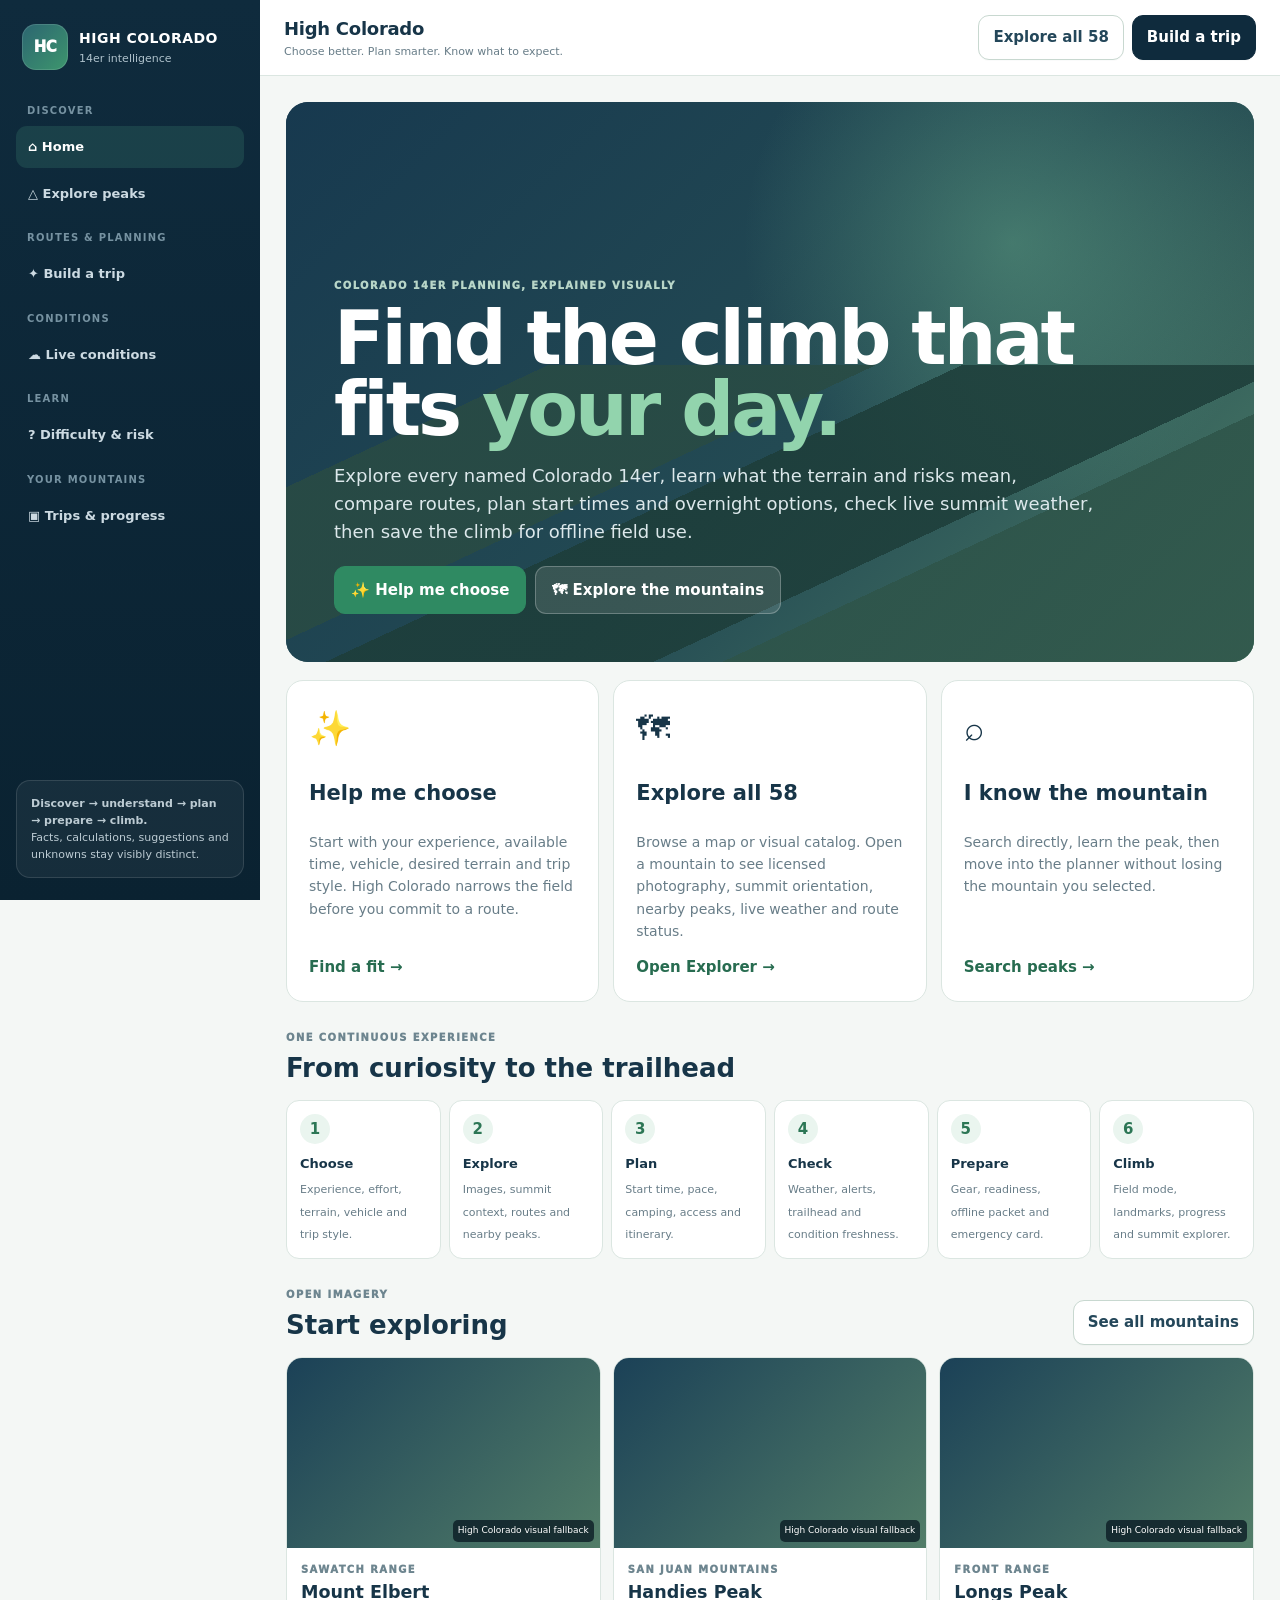
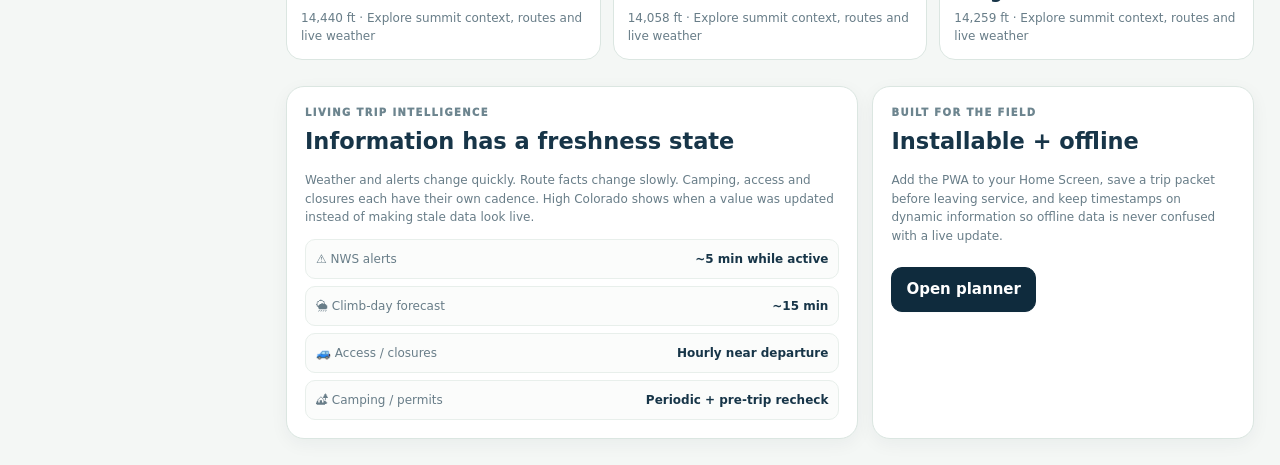
<file: index.html>
<!doctype html><html lang="en"><head><meta charset="utf-8"><meta name="viewport" content="width=device-width,initial-scale=1"><meta name="theme-color" content="#10283d"><link rel="manifest" href="./manifest.webmanifest"><link rel="stylesheet" href="./app.css"><title>High Colorado — Find, Learn & Plan Colorado 14ers</title><style>
.hero{min-height:560px;border-radius:22px;overflow:hidden;position:relative;background:linear-gradient(135deg,#123047,#3f745f);color:#fff;display:grid;align-items:end}.hero-media{position:absolute;inset:0;background:radial-gradient(circle at 75% 25%,rgba(128,206,157,.35),transparent 32%),linear-gradient(135deg,#17394f,#234a53 55%,#4b7c66)}.hero-media:after{content:"";position:absolute;left:-5%;right:-5%;bottom:-2%;height:55%;background:linear-gradient(155deg,transparent 0 18%,#294b43 18% 37%,transparent 37% 42%,#1d3d39 42% 61%,transparent 61% 65%,#2e5449 65%);opacity:.85}.hero-copy{position:relative;z-index:2;padding:48px;max-width:880px}.hero h1{font-size:clamp(40px,6vw,74px);line-height:.95;margin:10px 0 16px;letter-spacing:-.04em}.hero p{max-width:760px;font-size:18px;line-height:1.55;color:#dce8eb}.hero-actions{display:flex;gap:9px;flex-wrap:wrap;margin-top:20px}.hero .btn{min-height:48px;padding:12px 16px}.path-grid{display:grid;grid-template-columns:repeat(3,1fr);gap:14px;margin:18px 0}.path-card{min-height:250px;text-decoration:none;padding:22px;border:1px solid var(--line);border-radius:17px;background:#fff;display:flex;flex-direction:column}.path-icon{font-size:34px}.path-card h2{margin:24px 0 7px;font-size:21px}.path-card p{color:var(--muted);line-height:1.6;font-size:14px}.path-card b{margin-top:auto;color:#276c50}.steps{display:grid;grid-template-columns:repeat(6,1fr);gap:8px;margin-top:12px}.step{background:#fff;border:1px solid var(--line);border-radius:13px;padding:13px;min-height:120px}.step i{display:grid;width:30px;height:30px;border-radius:50%;place-items:center;background:#eaf5ef;color:#2c7655;font-style:normal;font-weight:900}.step b{display:block;margin:10px 0 4px;font-size:13px}.step span{font-size:11px;color:var(--muted);line-height:1.4}.section-head{display:flex;justify-content:space-between;gap:12px;align-items:end;margin-top:28px}.section-head h2{margin:4px 0 0;font-size:26px}.featured{display:grid;grid-template-columns:repeat(3,1fr);gap:12px;margin-top:12px}.feature{border:1px solid var(--line);border-radius:16px;overflow:hidden;background:#fff;text-decoration:none}.feature-img{height:190px;background:linear-gradient(135deg,#1b4157,#527d68);position:relative;overflow:hidden}.feature-img img{width:100%;height:100%;object-fit:cover}.feature-body{padding:14px}.feature-body h3{margin:2px 0 4px}.feature-body p{font-size:12px;color:var(--muted);margin:0}.feature-credit{position:absolute;right:6px;bottom:6px;background:rgba(8,24,34,.76);color:#fff;font-size:9px;padding:4px 5px;border-radius:5px;max-width:90%}.living{display:grid;grid-template-columns:1.2fr .8fr;gap:14px;margin-top:26px}.live-list{display:grid;gap:7px;margin-top:12px}.live-row{display:flex;justify-content:space-between;gap:12px;padding:10px;border:1px solid #e8efeb;border-radius:10px;background:#fbfcfb}.live-row span{font-size:12px;color:var(--muted)}.live-row b{font-size:12px}@media(max-width:1000px){.path-grid,.featured{grid-template-columns:1fr 1fr}.steps{grid-template-columns:repeat(3,1fr)}.living{grid-template-columns:1fr}}@media(max-width:620px){.path-grid,.featured{grid-template-columns:1fr}.steps{grid-template-columns:1fr 1fr}.hero-copy{padding:26px}}
</style></head><body><div class="shell"><aside class="side"><a class="brand" href="./index.html"><div class="logo">HC</div><div><b>HIGH COLORADO</b><small>14er intelligence</small></div></a><nav class="nav"><div class="nav-label">Discover</div><a class="active" href="./index.html">⌂ Home</a><a href="./explore.html">△ Explore peaks</a><div class="nav-label">Routes & planning</div><a href="./planner.html">✦ Build a trip</a><div class="nav-label">Conditions</div><a href="./conditions.html">☁ Live conditions</a><div class="nav-label">Learn</div><a href="./learn.html">? Difficulty & risk</a><div class="nav-label">Your mountains</div><a href="./planner.html#itinerary">▣ Trips & progress</a></nav><div class="side-note"><b>Discover → understand → plan → prepare → climb.</b><br>Facts, calculations, suggestions and unknowns stay visibly distinct.</div></aside><main><header class="top"><div><strong>High Colorado</strong><small>Choose better. Plan smarter. Know what to expect.</small></div><div class="top-actions"><a class="btn" href="./explore.html">Explore all 58</a><a class="btn primary" href="./planner.html">Build a trip</a></div></header><div class="content"><section class="hero"><div class="hero-media"></div><div class="hero-copy"><div class="eyebrow" style="color:#b8d6c8">Colorado 14er planning, explained visually</div><h1>Find the climb that fits <em style="font-style:normal;color:#92d4ad">your day.</em></h1><p>Explore every named Colorado 14er, learn what the terrain and risks mean, compare routes, plan start times and overnight options, check live summit weather, then save the climb for offline field use.</p><div class="hero-actions"><a class="btn green" href="./planner.html#map">✨ Help me choose</a><a class="btn" href="./explore.html" style="background:rgba(255,255,255,.12);color:#fff;border-color:rgba(255,255,255,.25)">🗺 Explore the mountains</a></div></div></section><section class="path-grid"><a class="path-card" href="./planner.html#map"><div class="path-icon">✨</div><h2>Help me choose</h2><p>Start with your experience, available time, vehicle, desired terrain and trip style. High Colorado narrows the field before you commit to a route.</p><b>Find a fit →</b></a><a class="path-card" href="./explore.html"><div class="path-icon">🗺</div><h2>Explore all 58</h2><p>Browse a map or visual catalog. Open a mountain to see licensed photography, summit orientation, nearby peaks, live weather and route status.</p><b>Open Explorer →</b></a><a class="path-card" href="./explore.html"><div class="path-icon">⌕</div><h2>I know the mountain</h2><p>Search directly, learn the peak, then move into the planner without losing the mountain you selected.</p><b>Search peaks →</b></a></section><section class="section-head"><div><div class="eyebrow">One continuous experience</div><h2>From curiosity to the trailhead</h2></div></section><div class="steps"><div class="step"><i>1</i><b>Choose</b><span>Experience, effort, terrain, vehicle and trip style.</span></div><div class="step"><i>2</i><b>Explore</b><span>Images, summit context, routes and nearby peaks.</span></div><div class="step"><i>3</i><b>Plan</b><span>Start time, pace, camping, access and itinerary.</span></div><div class="step"><i>4</i><b>Check</b><span>Weather, alerts, trailhead and condition freshness.</span></div><div class="step"><i>5</i><b>Prepare</b><span>Gear, readiness, offline packet and emergency card.</span></div><div class="step"><i>6</i><b>Climb</b><span>Field mode, landmarks, progress and summit explorer.</span></div></div><section class="section-head"><div><div class="eyebrow">Open imagery</div><h2>Start exploring</h2></div><a class="btn" href="./explore.html">See all mountains</a></section><div id="featured" class="featured"></div><section class="living"><div class="card"><div class="eyebrow">Living trip intelligence</div><h2 style="margin:5px 0">Information has a freshness state</h2><p class="muted" style="font-size:12px;line-height:1.55">Weather and alerts change quickly. Route facts change slowly. Camping, access and closures each have their own cadence. High Colorado shows when a value was updated instead of making stale data look live.</p><div class="live-list"><div class="live-row"><span>⚠ NWS alerts</span><b>~5 min while active</b></div><div class="live-row"><span>🌦 Climb-day forecast</span><b>~15 min</b></div><div class="live-row"><span>🚙 Access / closures</span><b>Hourly near departure</b></div><div class="live-row"><span>🏕 Camping / permits</span><b>Periodic + pre-trip recheck</b></div></div></div><div class="card"><div class="eyebrow">Built for the field</div><h2 style="margin:5px 0">Installable + offline</h2><p class="muted" style="font-size:12px;line-height:1.55">Add the PWA to your Home Screen, save a trip packet before leaving service, and keep timestamps on dynamic information so offline data is never confused with a live update.</p><a class="btn primary" href="./planner.html" style="margin-top:10px">Open planner</a></div></section></div></main></div><script src="./peaks.js"></script><script src="./media.js"></script><nav class="mobile-nav" aria-label="Mobile navigation"><a class="active" href="./index.html"><span>⌂</span>Home</a><a href="./explore.html"><span>△</span>Explore</a><a href="./planner.html"><span>✦</span>Plan</a><a href="./conditions.html"><span>☁</span>Conditions</a><a href="./learn.html"><span>?</span>Learn</a></nav><script>
const featuredIds=['mount-elbert','handies-peak','longs-peak'],wrap=document.getElementById('featured');featuredIds.forEach(id=>{const p=HC_PEAKS.find(x=>x.id===id),a=document.createElement('a');a.className='feature';a.href='./explore.html?peak='+p.id;a.innerHTML=`<div class="feature-img"><div class="feature-credit">Open-license image loading…</div></div><div class="feature-body"><div class="eyebrow">${p.range}</div><h3>${p.name}</h3><p>${p.elevation.toLocaleString()} ft · Explore summit context, routes and live weather</p></div>`;wrap.appendChild(a);HighColoradoMedia.query(p).then(m=>{if(!m.hero)return;const img=document.createElement('img');img.src=m.hero.url;img.alt=p.name;const box=a.querySelector('.feature-img');box.prepend(img);a.querySelector('.feature-credit').textContent=HighColoradoMedia.credit(m.hero,true)}).catch(()=>{a.querySelector('.feature-credit').textContent='High Colorado visual fallback'})});if('serviceWorker'in navigator)navigator.serviceWorker.register('./sw.js').catch(()=>{});
</script><link rel="stylesheet" href="./responsive.css">
</body></html>
</file>
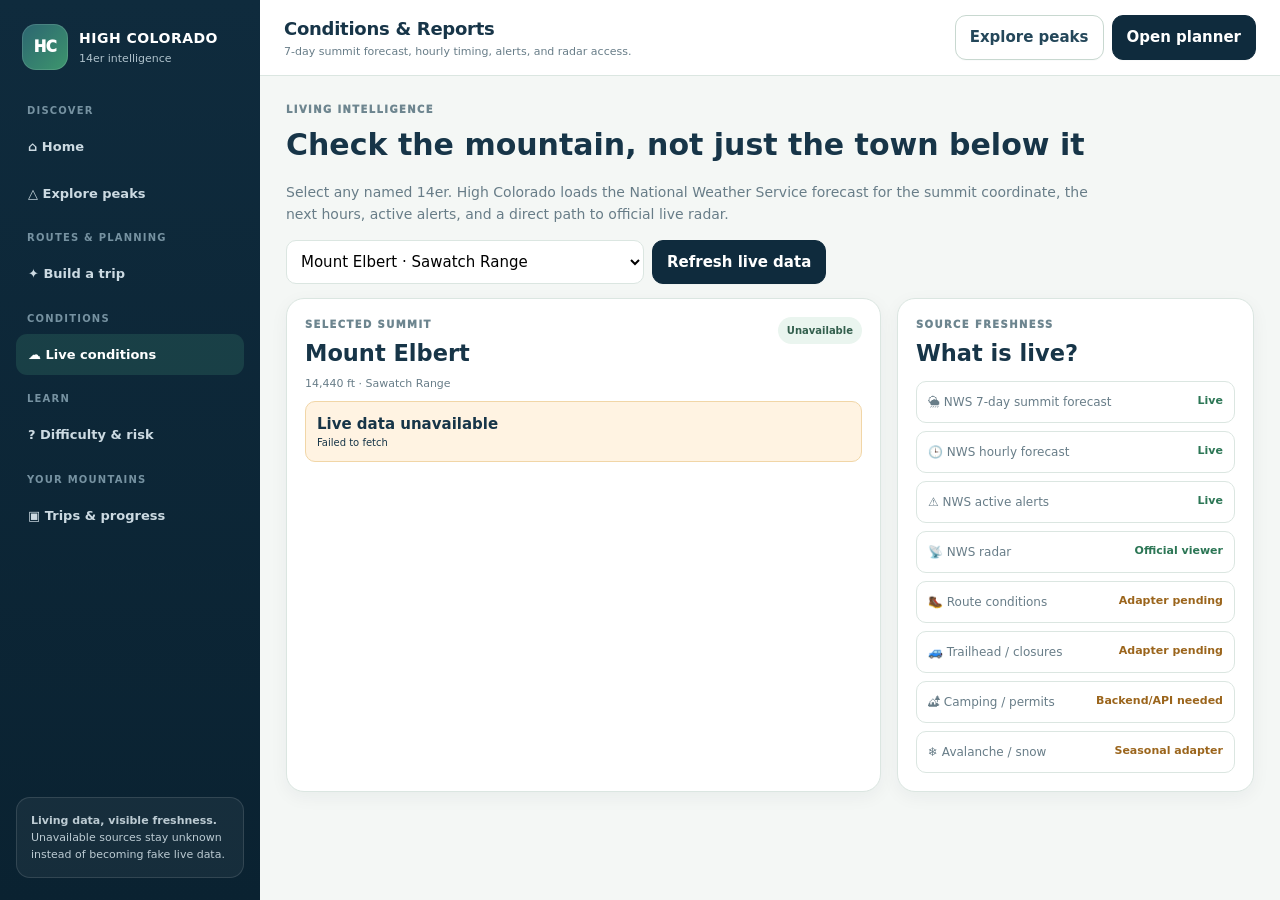
<file: conditions.html>
<!doctype html><html lang="en"><head><meta charset="utf-8"><meta name="viewport" content="width=device-width,initial-scale=1"><meta name="theme-color" content="#10283d"><link rel="manifest" href="./manifest.webmanifest"><link rel="stylesheet" href="./app.css"><title>Live Conditions — High Colorado</title><style>
.chooser{display:flex;gap:8px;flex-wrap:wrap;margin:14px 0}.chooser select{min-height:44px;border:1px solid var(--line);border-radius:10px;background:#fff;padding:0 10px;min-width:280px}.grid{display:grid;grid-template-columns:minmax(0,1.25fr) minmax(300px,.75fr);gap:16px}.headline{display:flex;justify-content:space-between;gap:12px;align-items:start}.weather-now{display:grid;grid-template-columns:80px 1fr;gap:14px;align-items:center;padding:16px;background:linear-gradient(135deg,#edf5f6,#f9fbfa);border:1px solid #dbe8e5;border-radius:16px;margin-top:14px}.weather-orb{width:80px;height:80px;border-radius:50%;display:grid;place-items:center;background:#fff;border:1px solid #d8e5e2;font-size:36px}.weather-now strong{font-size:38px;line-height:1}.weather-now p{margin:5px 0 0;color:var(--muted);font-size:12px}.forecast7{display:grid;grid-template-columns:repeat(7,minmax(80px,1fr));gap:7px;overflow-x:auto;margin-top:12px}.forecast7 div,.hourly div,.signal{background:#f6f9f7;border-radius:10px;padding:9px;text-align:center}.forecast7 small,.hourly small,.signal small{display:block;color:var(--muted);font-size:9px}.forecast7 b,.hourly b{font-size:15px}.hourly{display:flex;gap:7px;overflow-x:auto;margin-top:8px}.hourly div{min-width:82px}.section-label{font-size:9px;text-transform:uppercase;letter-spacing:.12em;color:#748792;font-weight:900;margin-top:14px}.alert{padding:11px;border-radius:10px;background:#fff3e2;border:1px solid #f1d6a7;margin-top:8px}.sources{display:grid;gap:8px}.source{display:flex;justify-content:space-between;gap:12px;padding:11px;border:1px solid var(--line);border-radius:10px;background:#fff}.source span{font-size:12px;color:var(--muted)}.source b{font-size:11px}.good{color:#2c7655}.pending{color:#9b651c}.weather-actions{display:grid;grid-template-columns:1fr 1fr;gap:8px;margin-top:12px}.weather-actions a{text-decoration:none}@media(max-width:1000px){.grid{grid-template-columns:1fr}.forecast7{grid-template-columns:repeat(7,100px)}}@media(max-width:600px){.weather-now{grid-template-columns:64px 1fr}.weather-orb{width:64px;height:64px;font-size:30px}.weather-now strong{font-size:32px}.weather-actions{grid-template-columns:1fr}.chooser select{min-width:0;width:100%}}</style></head><body><div class="shell"><aside class="side"><a class="brand" href="./index.html"><div class="logo">HC</div><div><b>HIGH COLORADO</b><small>14er intelligence</small></div></a><nav class="nav"><div class="nav-label">Discover</div><a href="./index.html">⌂ Home</a><a href="./explore.html">△ Explore peaks</a><div class="nav-label">Routes & planning</div><a href="./planner.html">✦ Build a trip</a><div class="nav-label">Conditions</div><a class="active" href="./conditions.html">☁ Live conditions</a><div class="nav-label">Learn</div><a href="./learn.html">? Difficulty & risk</a><div class="nav-label">Your mountains</div><a href="./planner.html#itinerary">▣ Trips & progress</a></nav><div class="side-note"><b>Living data, visible freshness.</b><br>Unavailable sources stay unknown instead of becoming fake live data.</div></aside><main><header class="top"><div><strong>Conditions & Reports</strong><small>7-day summit forecast, hourly timing, alerts, and radar access.</small></div><div class="top-actions"><a class="btn" href="./explore.html">Explore peaks</a><a class="btn primary" href="./planner.html">Open planner</a></div></header><div class="content"><div class="eyebrow">Living intelligence</div><h1 style="margin:5px 0">Check the mountain, not just the town below it</h1><p class="muted" style="max-width:820px;font-size:14px;line-height:1.6">Select any named 14er. High Colorado loads the National Weather Service forecast for the summit coordinate, the next hours, active alerts, and a direct path to official live radar.</p><div class="chooser"><select id="peak"></select><button id="refresh" class="btn primary">Refresh live data</button></div><div class="grid"><div class="card"><div class="headline"><div><div class="eyebrow">Selected summit</div><h2 id="name" style="margin:5px 0"></h2><div id="meta" class="muted" style="font-size:11px"></div></div><span id="fresh" class="chip">Loading</span></div><div id="weather"></div><div id="alerts"></div></div><aside class="card"><div class="eyebrow">Source freshness</div><h2 style="margin:5px 0 10px">What is live?</h2><div class="sources"><div class="source"><span>🌦 NWS 7-day summit forecast</span><b class="good">Live</b></div><div class="source"><span>🕒 NWS hourly forecast</span><b class="good">Live</b></div><div class="source"><span>⚠ NWS active alerts</span><b class="good">Live</b></div><div class="source"><span>📡 NWS radar</span><b class="good">Official viewer</b></div><div class="source"><span>🥾 Route conditions</span><b class="pending">Adapter pending</b></div><div class="source"><span>🚙 Trailhead / closures</span><b class="pending">Adapter pending</b></div><div class="source"><span>🏕 Camping / permits</span><b class="pending">Backend/API needed</b></div><div class="source"><span>❄ Avalanche / snow</span><b class="pending">Seasonal adapter</b></div></div></aside></div></div></main></div><script src="./peaks.js"></script><nav class="mobile-nav" aria-label="Mobile navigation"><a href="./index.html"><span>⌂</span>Home</a><a href="./explore.html"><span>△</span>Explore</a><a href="./planner.html"><span>✦</span>Plan</a><a class="active" href="./conditions.html"><span>☁</span>Conditions</a><a href="./learn.html"><span>?</span>Learn</a></nav><script>
const sel=document.getElementById('peak');sel.innerHTML=HC_PEAKS.map(p=>`<option value="${p.id}">${p.name} · ${p.range}</option>`).join('');const q=new URLSearchParams(location.search).get('peak');if(q&&HC_PEAKS.some(p=>p.id===q))sel.value=q;const emoji=t=>/thunder/i.test(t)?'⛈️':/snow|blizzard/i.test(t)?'❄️':/rain|shower/i.test(t)?'🌧️':/cloud|overcast/i.test(t)?'☁️':/partly|mostly sunny/i.test(t)?'🌤️':'☀️';async function load(){const p=HC_PEAKS.find(x=>x.id===sel.value);document.getElementById('name').textContent=p.name;document.getElementById('meta').textContent=`${p.elevation.toLocaleString()} ft · ${p.range}`;document.getElementById('fresh').textContent='Refreshing…';document.getElementById('weather').innerHTML='<div class="signal">Loading exact-summit NWS weather…</div>';document.getElementById('alerts').innerHTML='';try{const point=await fetch(`https://api.weather.gov/points/${p.lat},${p.lng}`).then(r=>{if(!r.ok)throw Error('Point lookup failed');return r.json()}),[f,h,al]=await Promise.all([fetch(point.properties.forecast).then(r=>r.json()),fetch(point.properties.forecastHourly).then(r=>r.json()),fetch(`https://api.weather.gov/alerts/active?point=${p.lat},${p.lng}`,{headers:{Accept:'application/geo+json'}}).then(r=>r.ok?r.json():({features:[]}))]),periods=f.properties.periods||[],days=periods.filter(x=>x.isDaytime).slice(0,7),hours=(h.properties.periods||[]).slice(0,12),now=hours[0]||periods[0];document.getElementById('weather').innerHTML=`<div class="weather-now"><div class="weather-orb">${emoji(now?.shortForecast||'')}</div><div><strong>${now?now.temperature+'°'+now.temperatureUnit:'—'}</strong><div>${now?.shortForecast||'Unavailable'}</div><p>${now?.windSpeed||'—'} ${now?.windDirection||''} · ${now?.probabilityOfPrecipitation?.value||0}% precip</p></div></div><div class="section-label">7-day forecast</div><div class="forecast7">${days.map(x=>`<div><small>${x.name}</small><div>${emoji(x.shortForecast)}</div><b>${x.temperature}°</b><small>${x.probabilityOfPrecipitation?.value||0}% precip<br>${x.windSpeed}</small></div>`).join('')}</div><div class="section-label">Next hours</div><div class="hourly">${hours.map(x=>`<div><small>${new Date(x.startTime).toLocaleTimeString([],{hour:'numeric'})}</small><div>${emoji(x.shortForecast)}</div><b>${x.temperature}°</b><small>${x.probabilityOfPrecipitation?.value||0}% precip</small></div>`).join('')}</div><div class="weather-actions"><a class="btn primary" href="https://radar.weather.gov/" target="_blank" rel="noreferrer">Open live NWS radar ↗</a><a class="btn" href="${point.properties.forecast}" target="_blank" rel="noreferrer">Official forecast ↗</a></div>`;document.getElementById('alerts').innerHTML=al.features?.length?`<div class="section-label">Active alerts</div>`+al.features.map(x=>`<div class="alert"><b>${x.properties.event}</b><div style="font-size:10px;margin-top:3px">${x.properties.headline||''}</div></div>`).join(''):'<div class="signal" style="margin-top:10px"><small>Active NWS alerts</small><b>No active alerts returned for this summit coordinate.</b></div>';document.getElementById('fresh').textContent='Updated '+new Date().toLocaleTimeString([],{hour:'numeric',minute:'2-digit'})}catch(e){document.getElementById('fresh').textContent='Unavailable';document.getElementById('weather').innerHTML=`<div class="alert"><b>Live data unavailable</b><div style="font-size:10px">${e.message}</div></div>`}}sel.onchange=()=>{history.replaceState({},'',`?peak=${sel.value}`);load()};document.getElementById('refresh').onclick=load;load();if('serviceWorker'in navigator)navigator.serviceWorker.register('./sw.js').catch(()=>{});
</script><link rel="stylesheet" href="./responsive.css">
</body></html>
</file>
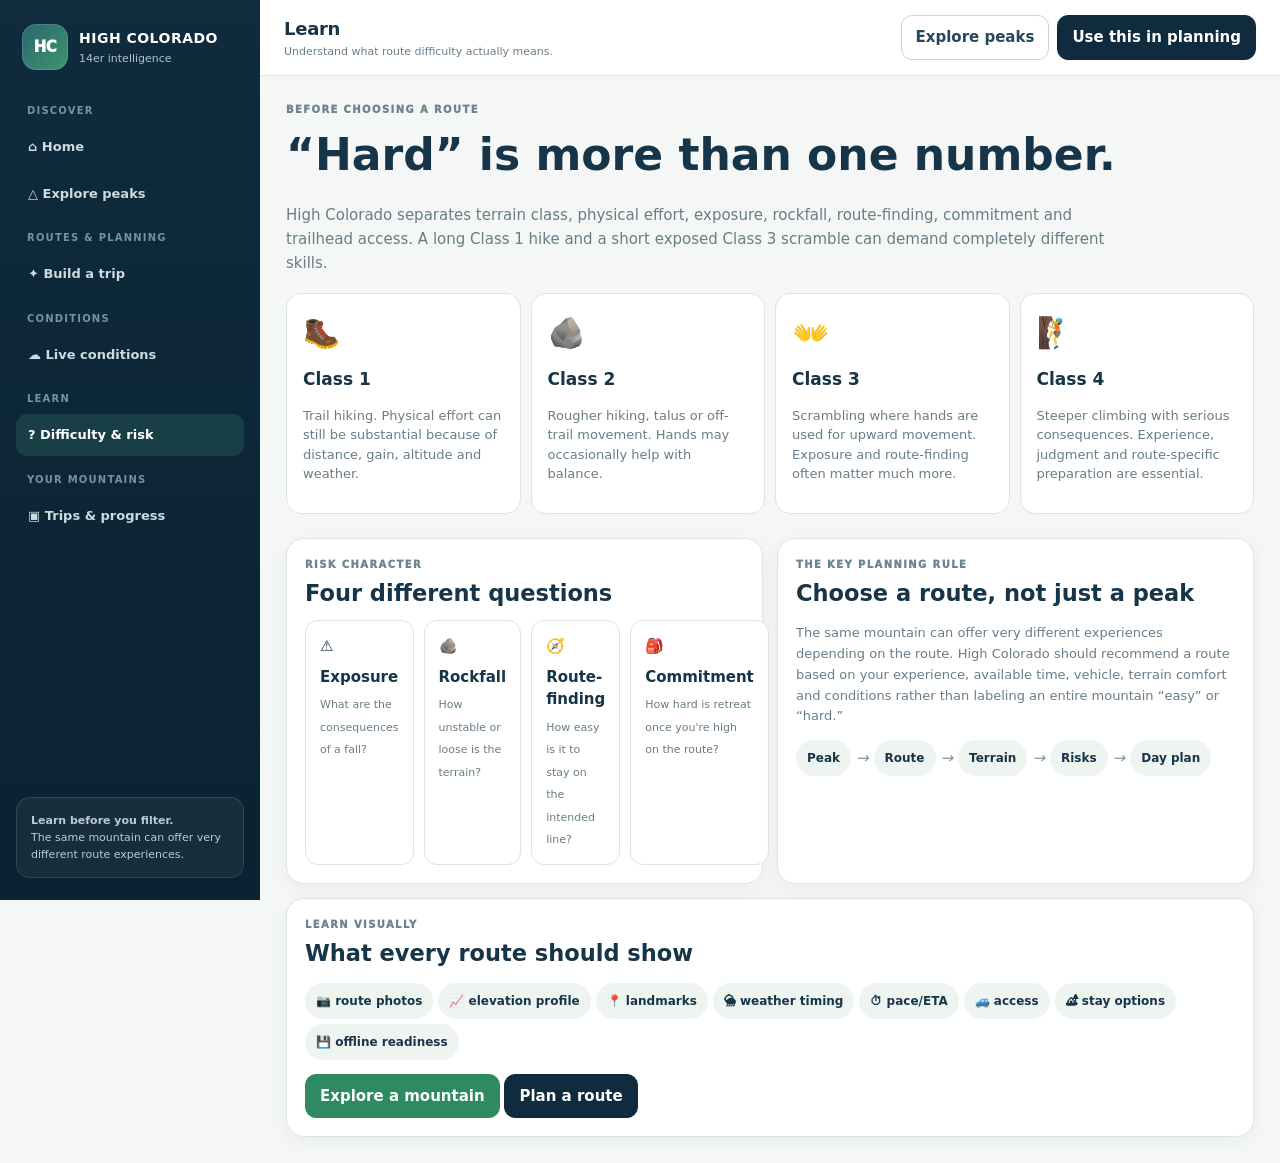
<file: learn.html>
<!doctype html><html lang="en"><head><meta charset="utf-8"><meta name="viewport" content="width=device-width,initial-scale=1"><meta name="theme-color" content="#10283d"><link rel="manifest" href="./manifest.webmanifest"><link rel="stylesheet" href="./app.css"><title>Learn 14er Difficulty — High Colorado</title><style>.intro{max-width:850px}.intro h1{font-size:44px;margin:5px 0 10px}.classes{display:grid;grid-template-columns:repeat(4,1fr);gap:10px;margin-top:18px}.class-card{border:1px solid var(--line);border-radius:15px;background:#fff;padding:16px}.class-card .icon{font-size:30px}.class-card h2{margin:12px 0 4px;font-size:17px}.class-card p{font-size:13px;color:var(--muted);line-height:1.5}.risk-grid{display:grid;grid-template-columns:repeat(4,1fr);gap:10px;margin-top:10px}.risk{background:#fff;border:1px solid var(--line);border-radius:13px;padding:14px}.risk b{display:block;margin:8px 0 4px}.risk span{font-size:11px;color:var(--muted);line-height:1.45}.principle{display:grid;grid-template-columns:1fr 1fr;gap:14px;margin-top:24px}.journey{display:flex;gap:5px;align-items:center;flex-wrap:wrap;margin-top:12px}.journey span{padding:9px 11px;border-radius:999px;background:#eef5f1;font-size:12px;font-weight:800}.journey i{color:#81939d}@media(max-width:900px){.classes,.risk-grid{grid-template-columns:1fr 1fr}.principle{grid-template-columns:1fr}}@media(max-width:520px){.classes,.risk-grid{grid-template-columns:1fr}}</style></head><body><div class="shell"><aside class="side"><a class="brand" href="./index.html"><div class="logo">HC</div><div><b>HIGH COLORADO</b><small>14er intelligence</small></div></a><nav class="nav"><div class="nav-label">Discover</div><a href="./index.html">⌂ Home</a><a href="./explore.html">△ Explore peaks</a><div class="nav-label">Routes & planning</div><a href="./planner.html">✦ Build a trip</a><div class="nav-label">Conditions</div><a href="./conditions.html">☁ Live conditions</a><div class="nav-label">Learn</div><a class="active" href="./learn.html">? Difficulty & risk</a><div class="nav-label">Your mountains</div><a href="./planner.html#itinerary">▣ Trips & progress</a></nav><div class="side-note"><b>Learn before you filter.</b><br>The same mountain can offer very different route experiences.</div></aside><main><header class="top"><div><strong>Learn</strong><small>Understand what route difficulty actually means.</small></div><div class="top-actions"><a class="btn" href="./explore.html">Explore peaks</a><a class="btn primary" href="./planner.html">Use this in planning</a></div></header><div class="content"><section class="intro"><div class="eyebrow">Before choosing a route</div><h1>“Hard” is more than one number.</h1><p class="muted" style="line-height:1.6">High Colorado separates terrain class, physical effort, exposure, rockfall, route-finding, commitment and trailhead access. A long Class 1 hike and a short exposed Class 3 scramble can demand completely different skills.</p></section><section class="classes"><div class="class-card"><div class="icon">🥾</div><h2>Class 1</h2><p>Trail hiking. Physical effort can still be substantial because of distance, gain, altitude and weather.</p></div><div class="class-card"><div class="icon">🪨</div><h2>Class 2</h2><p>Rougher hiking, talus or off-trail movement. Hands may occasionally help with balance.</p></div><div class="class-card"><div class="icon">👐</div><h2>Class 3</h2><p>Scrambling where hands are used for upward movement. Exposure and route-finding often matter much more.</p></div><div class="class-card"><div class="icon">🧗</div><h2>Class 4</h2><p>Steeper climbing with serious consequences. Experience, judgment and route-specific preparation are essential.</p></div></section><div class="principle"><section class="card"><div class="eyebrow">Risk character</div><h2 style="margin:5px 0">Four different questions</h2><div class="risk-grid"><div class="risk">⚠<b>Exposure</b><span>What are the consequences of a fall?</span></div><div class="risk">🪨<b>Rockfall</b><span>How unstable or loose is the terrain?</span></div><div class="risk">🧭<b>Route-finding</b><span>How easy is it to stay on the intended line?</span></div><div class="risk">🎒<b>Commitment</b><span>How hard is retreat once you're high on the route?</span></div></div></section><section class="card"><div class="eyebrow">The key planning rule</div><h2 style="margin:5px 0">Choose a route, not just a peak</h2><p class="muted" style="font-size:13px;line-height:1.6">The same mountain can offer very different experiences depending on the route. High Colorado should recommend a route based on your experience, available time, vehicle, terrain comfort and conditions rather than labeling an entire mountain “easy” or “hard.”</p><div class="journey"><span>Peak</span><i>→</i><span>Route</span><i>→</i><span>Terrain</span><i>→</i><span>Risks</span><i>→</i><span>Day plan</span></div></section></div><section class="card" style="margin-top:14px"><div class="eyebrow">Learn visually</div><h2 style="margin:5px 0">What every route should show</h2><div class="journey"><span>📷 route photos</span><span>📈 elevation profile</span><span>📍 landmarks</span><span>🌦 weather timing</span><span>⏱ pace/ETA</span><span>🚙 access</span><span>🏕 stay options</span><span>💾 offline readiness</span></div><div style="margin-top:14px"><a class="btn green" href="./explore.html">Explore a mountain</a> <a class="btn primary" href="./planner.html">Plan a route</a></div></section></div></main></div><nav class="mobile-nav" aria-label="Mobile navigation"><a href="./index.html"><span>⌂</span>Home</a><a href="./explore.html"><span>△</span>Explore</a><a href="./planner.html"><span>✦</span>Plan</a><a href="./conditions.html"><span>☁</span>Conditions</a><a class="active" href="./learn.html"><span>?</span>Learn</a></nav><script>if('serviceWorker'in navigator)navigator.serviceWorker.register('./sw.js').catch(()=>{});</script><link rel="stylesheet" href="./responsive.css">
</body></html>
</file>
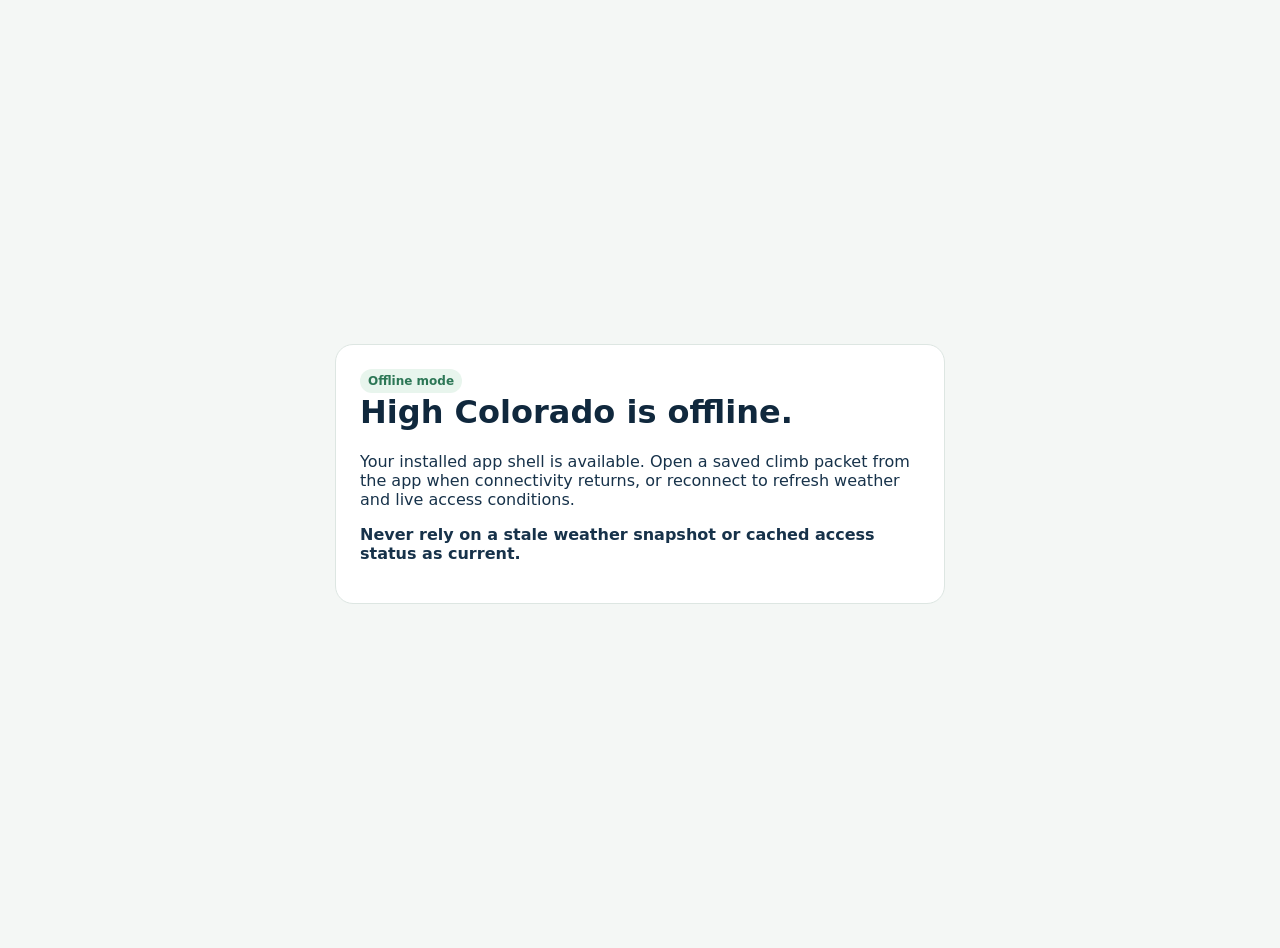
<file: offline.html>
<!doctype html><html lang="en"><head><meta charset="utf-8"><meta name="viewport" content="width=device-width,initial-scale=1"><meta name="theme-color" content="#10283d"><title>High Colorado — Offline</title><style>body{font-family:Inter,system-ui,sans-serif;margin:0;background:#f4f7f5;color:#17324a;display:grid;place-items:center;min-height:100vh;padding:24px}.card{max-width:560px;background:#fff;border:1px solid #dde6e2;border-radius:18px;padding:24px}h1{margin-top:0;color:#10283d}.tag{display:inline-block;padding:5px 8px;border-radius:999px;background:#e8f5ed;color:#2d7756;font-size:12px;font-weight:800}</style></head><body><main class="card"><span class="tag">Offline mode</span><h1>High Colorado is offline.</h1><p>Your installed app shell is available. Open a saved climb packet from the app when connectivity returns, or reconnect to refresh weather and live access conditions.</p><p><strong>Never rely on a stale weather snapshot or cached access status as current.</strong></p></main><link rel="stylesheet" href="./responsive.css">
</body></html>
</file>
<file: app.css>
:root{
  --navy:#0f2b3d;
  --navy-2:#0a2231;
  --ink:#173548;
  --green:#2f8a62;
  --green-dark:#226b4a;
  --green-soft:#eaf5ef;
  --sky:#dfeff2;
  --amber:#b8721d;
  --amber-soft:#fff4e5;
  --muted:#687d88;
  --line:#dbe6e1;
  --line-strong:#c8d8d0;
  --paper:#ffffff;
  --surface:#f5f8f6;
  --surface-2:#eef4f1;
  --shadow:0 12px 34px rgba(17,45,60,.08);
  --shadow-soft:0 5px 18px rgba(17,45,60,.05);
  --radius:18px;
  --radius-sm:12px;
  font-family:Inter,ui-sans-serif,system-ui,-apple-system,BlinkMacSystemFont,"Segoe UI",sans-serif;
  color:var(--ink);
}
*{box-sizing:border-box}
html{scroll-behavior:smooth}
body{margin:0;background:#f4f7f5;color:var(--ink);font-size:15px;line-height:1.5;-webkit-font-smoothing:antialiased}
a{color:inherit}
button,input,select{font:inherit}
button{cursor:pointer}
:focus-visible{outline:3px solid rgba(47,138,98,.28);outline-offset:2px}
.shell{display:grid;grid-template-columns:260px minmax(0,1fr);min-height:100vh}
.side{position:sticky;top:0;height:100vh;background:linear-gradient(180deg,var(--navy),var(--navy-2));color:#fff;padding:22px 16px;display:flex;flex-direction:column;gap:20px;z-index:30}
.brand{display:flex;gap:11px;align-items:center;padding:2px 6px;text-decoration:none}
.logo{width:46px;height:46px;border-radius:14px;background:linear-gradient(135deg,#2c6571,#3d966d);display:grid;place-items:center;font-weight:950;letter-spacing:-.03em;box-shadow:inset 0 0 0 1px rgba(255,255,255,.12)}
.brand b{font-size:14px;letter-spacing:.035em}
.brand small{display:block;color:#afc2cc;font-size:11px;margin-top:1px}
.nav{display:grid;gap:5px}
.nav-label{font-size:10px;letter-spacing:.12em;text-transform:uppercase;color:#7692a1;font-weight:900;padding:11px 11px 3px}
.nav a,.nav button{display:flex;gap:9px;align-items:center;padding:11px 12px;border-radius:11px;text-decoration:none;color:#ccdae2;font-size:13px;font-weight:750;border:0;background:transparent;text-align:left}
.nav a.active,.nav a:hover,.nav button.active,.nav button:hover{background:rgba(91,187,145,.16);color:#fff}
.side-note{margin-top:auto;padding:14px;border:1px solid rgba(255,255,255,.12);border-radius:14px;background:rgba(255,255,255,.05);font-size:11px;line-height:1.55;color:#bccbd3}
main{min-width:0}
.top{position:sticky;top:0;z-index:20;min-height:76px;border-bottom:1px solid var(--line);background:rgba(255,255,255,.94);backdrop-filter:blur(16px);display:flex;align-items:center;padding:12px 24px;gap:16px}
.top strong,.top h1{font-size:18px;margin:0;letter-spacing:-.015em}
.top small{display:block;color:var(--muted);font-size:11px;margin-top:2px}
.top-actions{margin-left:auto;display:flex;gap:8px;flex-wrap:wrap}
.btn{border:1px solid var(--line-strong);background:#fff;color:#24475a;border-radius:11px;padding:10px 14px;font-weight:850;text-decoration:none;display:inline-flex;justify-content:center;align-items:center;gap:7px;min-height:42px;box-shadow:0 1px 0 rgba(17,45,60,.02)}
.btn:hover{border-color:#aabfb5;background:#fbfdfc}
.btn.primary{background:var(--navy);color:#fff;border-color:var(--navy)}
.btn.green{background:var(--green);color:#fff;border-color:var(--green)}
.btn.primary:hover{background:#15394f}.btn.green:hover{background:var(--green-dark)}
.content{padding:26px;max-width:1540px;margin:auto}
.eyebrow{font-size:10px;text-transform:uppercase;letter-spacing:.14em;font-weight:950;color:#6d858f}
.card{background:#fff;border:1px solid var(--line);border-radius:var(--radius);padding:18px;box-shadow:var(--shadow-soft)}
.chip{display:inline-flex;align-items:center;padding:6px 9px;border-radius:999px;background:var(--green-soft);color:#335f4d;font-size:10px;font-weight:900}
.muted{color:var(--muted)}
.mobile-nav{display:none}

@media(max-width:900px){
  body{padding-bottom:70px}
  .shell{grid-template-columns:1fr}
  .side{display:none}
  .content{padding:16px}
  .top{padding:10px 14px;min-height:68px;align-items:flex-start;flex-wrap:wrap}
  .top-actions{margin-left:auto}
  .mobile-nav{position:fixed;left:10px;right:10px;bottom:10px;z-index:100;display:grid;grid-template-columns:repeat(5,1fr);gap:4px;padding:7px;background:rgba(15,43,61,.96);backdrop-filter:blur(14px);border:1px solid rgba(255,255,255,.12);border-radius:16px;box-shadow:0 16px 38px rgba(9,27,39,.24)}
  .mobile-nav a{min-width:0;text-decoration:none;color:#c9d7de;border-radius:10px;min-height:48px;display:grid;place-items:center;text-align:center;font-size:10px;font-weight:850;padding:6px 3px;line-height:1.15}
  .mobile-nav a.active,.mobile-nav a:hover{background:rgba(95,194,150,.18);color:#fff}
  .mobile-nav span{display:block;font-size:17px;line-height:1;margin-bottom:3px}
}
@media(max-width:560px){
  .top-actions .btn:not(.primary){display:none}
  .content{padding:12px}
  .btn{min-height:44px}
}
</file>
<file: responsive.css>
/* Shared phone and tablet polish. Loaded last so every page follows one mobile contract. */
html{max-width:100%;overflow-x:clip;-webkit-text-size-adjust:100%}
body{min-width:320px;max-width:100%;overflow-x:clip}
main,section,article,aside,.card,.stack,.main,.right{min-width:0}
img,svg,video,canvas{max-width:100%}
p,h1,h2,h3,h4,small,strong,a,button,label,.note,.source-note{overflow-wrap:anywhere}

@media(hover:none),(pointer:coarse){
  button,select,input,.btn,.tabs button,.browse-categories button,.view-switch button{min-height:44px}
}

@media(max-width:900px){
  body{padding-bottom:calc(82px + env(safe-area-inset-bottom))}
  .shell{width:100%}
  .top{width:100%;min-height:68px;height:auto;padding:10px max(14px,env(safe-area-inset-right)) 10px max(14px,env(safe-area-inset-left));align-items:center;flex-wrap:nowrap}
  .top>div:first-child{flex:1 1 auto;min-width:0}
  .top strong,.top h1{font-size:17px;line-height:1.15}
  .top small{white-space:nowrap;overflow:hidden;text-overflow:ellipsis}
  .top-actions{flex:0 0 auto;flex-wrap:nowrap}
  .content,.layout{width:100%;padding-left:max(16px,env(safe-area-inset-left));padding-right:max(16px,env(safe-area-inset-right))}
  .mobile-nav{left:max(8px,env(safe-area-inset-left));right:max(8px,env(safe-area-inset-right));bottom:max(8px,env(safe-area-inset-bottom));padding:6px}
  .mobile-nav a{min-height:50px;touch-action:manipulation}
  .tabs,.browse-categories,.view-switch{flex-wrap:nowrap;overflow-x:auto;overscroll-behavior-inline:contain;scrollbar-width:none;-webkit-overflow-scrolling:touch}
  .tabs::-webkit-scrollbar,.browse-categories::-webkit-scrollbar,.view-switch::-webkit-scrollbar{display:none}
  .tabs button,.browse-categories button,.view-switch button{flex:0 0 auto;white-space:nowrap}
  .forecast7,.forecast7-v2,.hourly,.hourly-strip,.hourly-v2,.map-trip-tray{overscroll-behavior-inline:contain;scrollbar-width:thin;-webkit-overflow-scrolling:touch}
}

@media(max-width:620px){
  .content,.layout{padding-left:max(12px,env(safe-area-inset-left));padding-right:max(12px,env(safe-area-inset-right))}
  .card,.day-engine-card{padding:14px;border-radius:14px}
  .top-actions .btn{padding-inline:11px;font-size:12px;white-space:nowrap}
  .hero{min-height:470px;border-radius:18px}
  .hero-copy{min-height:0;padding:28px 22px}
  .hero h1{font-size:clamp(38px,12vw,52px);line-height:.98}
  .hero p,.hero-sub{font-size:15px;line-height:1.5}
  .hero-actions,.hero-actions .btn{width:100%}
  .section-head{align-items:flex-start;flex-wrap:wrap}
  .section-head h2{font-size:23px}
  .live-row{display:grid;grid-template-columns:minmax(0,1fr) auto;align-items:start}

  .explore-intro h1,.intro h1{font-size:clamp(34px,11vw,46px)}
  .intro-stat{grid-template-columns:repeat(3,minmax(0,1fr))}
  .intro-stat div{padding:10px 6px}
  .intro-stat strong{font-size:19px}
  .filters,.chooser{display:grid;grid-template-columns:1fr;width:100%}
  .filters input,.filters select,.chooser select,.chooser .btn{grid-column:auto;width:100%;min-width:0}
  .results-count{margin-left:0}
  .explore-map{height:min(68svh,520px);min-height:420px;border-radius:16px}
  .map-preview{max-height:calc(100% - 20px);overflow-y:auto}
  .map-legend{right:10px;bottom:10px;width:fit-content;max-width:calc(100% - 20px)}
  .peak-card{min-height:0}
  .peak-photo{min-width:0}
  .detail .hero,.detail .hero-copy{min-height:440px}
  .detail .hero-copy{padding:24px 18px}
  .hero-stats,.quick,.route-overview{grid-template-columns:1fr 1fr}
  .tabs{top:68px;margin-inline:-12px;padding-inline:12px}
  .trail-map{height:min(60svh,400px);min-height:320px}
  .media-stage{min-height:260px}
  .media-stage img,.pano-scroll img{height:280px}
  .summit-stage{min-height:300px}
  .compass-ring{width:min(250px,72vw);height:min(250px,72vw)}
  .nearby{grid-template-columns:1fr}

  .headline,.source,.weather-alert{min-width:0}
  .source{display:grid;grid-template-columns:minmax(0,1fr) auto;align-items:start}
  .weather-now{grid-template-columns:58px minmax(0,1fr);gap:10px;padding:12px}
  .weather-orb,.weather-icon{width:58px;height:58px;font-size:28px}
  .weather-now strong,.weather-temp{font-size:30px}
  .journey{align-items:stretch}
  .journey span{display:inline-flex;align-items:center}

  .plan-head{display:grid;gap:12px;padding:14px}
  .plan-head-actions,.planner-view-switch{width:100%}
  .planner-view-switch button{flex:1 1 0}
  .plan-head-actions>.btn{flex:1 1 calc(50% - 4px)}
  .date{flex-wrap:wrap}
  .date input{min-height:44px;max-width:100%}
  .map{height:min(72svh,600px);min-height:500px}
  .map-discovery{left:48px;right:8px}
  .map-discovery select,.map-search-wrap input{min-height:44px}
  .map-search-results{max-height:min(42svh,300px)}
  .map-peak-preview{max-height:calc(100% - 180px);overflow-y:auto;overscroll-behavior:contain}
  .map-note{right:8px;max-width:calc(100% - 16px)}
  .stats{grid-template-columns:1fr 1fr}
  .stat{border-right:1px solid #e7eeea;border-bottom:1px solid #e7eeea}
  .stat:nth-child(2n){border-right:0}
  .stat:last-child{grid-column:1/-1;border-bottom:0}
  .planner-list-head,.day-engine-head{display:grid;gap:8px}
  .planner-list-head{align-items:start}
  .day,.landmark-btn,.factor-mini-row{min-width:0}
  .daymain input{min-height:40px}
  .reorder button{width:40px;height:40px}
  .live-source{grid-template-columns:34px minmax(0,1fr)}
  .live-source .freshness{grid-column:2;justify-self:start}
  .live-controls,.weather-actions-v2{grid-template-columns:1fr}
  .profile{height:190px}
  .toast{left:12px;right:12px;bottom:calc(86px + env(safe-area-inset-bottom));text-align:center}
  .pwa-tools{position:static;max-width:none;margin:4px 12px 14px;padding:12px;display:grid;grid-template-columns:repeat(2,minmax(0,1fr));background:#fff;border:1px solid #dde6e2;border-radius:14px}
  .pwa-tools button,.pwa-tools .status{width:100%;min-width:0}
  .pwa-tools .status{grid-column:1/-1}
}

@media(max-width:430px){
  .top small{display:none}
  .top-actions .btn{min-height:42px;padding-inline:10px}
  .mobile-nav{gap:2px}
  .mobile-nav a{font-size:9px;padding-inline:1px}
  .mobile-nav span{font-size:16px}
  .steps,.classes,.risk-grid,.planner-card-grid,.day-engine-controls,.day-engine-kpis,.summit-list{grid-template-columns:1fr}
  .path-card{min-height:220px}
  .live-row,.source{grid-template-columns:1fr}
  .headline,.weather-alert{flex-wrap:wrap}
  .headline .chip{margin-left:0}
  .hero-stats{grid-template-columns:1fr 1fr}
  .hero-stats div:nth-child(2n){border-right:0}
  .actions,.weather-actions,.quick{grid-template-columns:1fr}
  .map-preview-photo,.map-peak-preview .preview-photo{height:105px}
  .map-peak-preview .preview-kpis{grid-template-columns:repeat(3,minmax(0,1fr))}
  .day{grid-template-columns:auto minmax(0,1fr)}
  .reorder{grid-column:2;grid-template-columns:40px 40px}
  .pwa-tools{grid-template-columns:1fr}
  .pwa-tools .status{grid-column:1}
}

@media(max-width:370px){
  .top-actions .btn:not(.primary){display:none}
  .intro-stat,.hero-stats,.route-overview,.selected-grid{grid-template-columns:1fr}
}

@media(max-height:520px) and (orientation:landscape) and (max-width:900px){
  .mobile-nav{left:auto;width:min(440px,calc(100% - 16px))}
  .explore-map,.map{height:82svh;min-height:360px}
}

@media(prefers-reduced-motion:reduce){
  html{scroll-behavior:auto}
  *,*::before,*::after{scroll-behavior:auto!important;transition-duration:.01ms!important;animation-duration:.01ms!important;animation-iteration-count:1!important}
}
</file>
